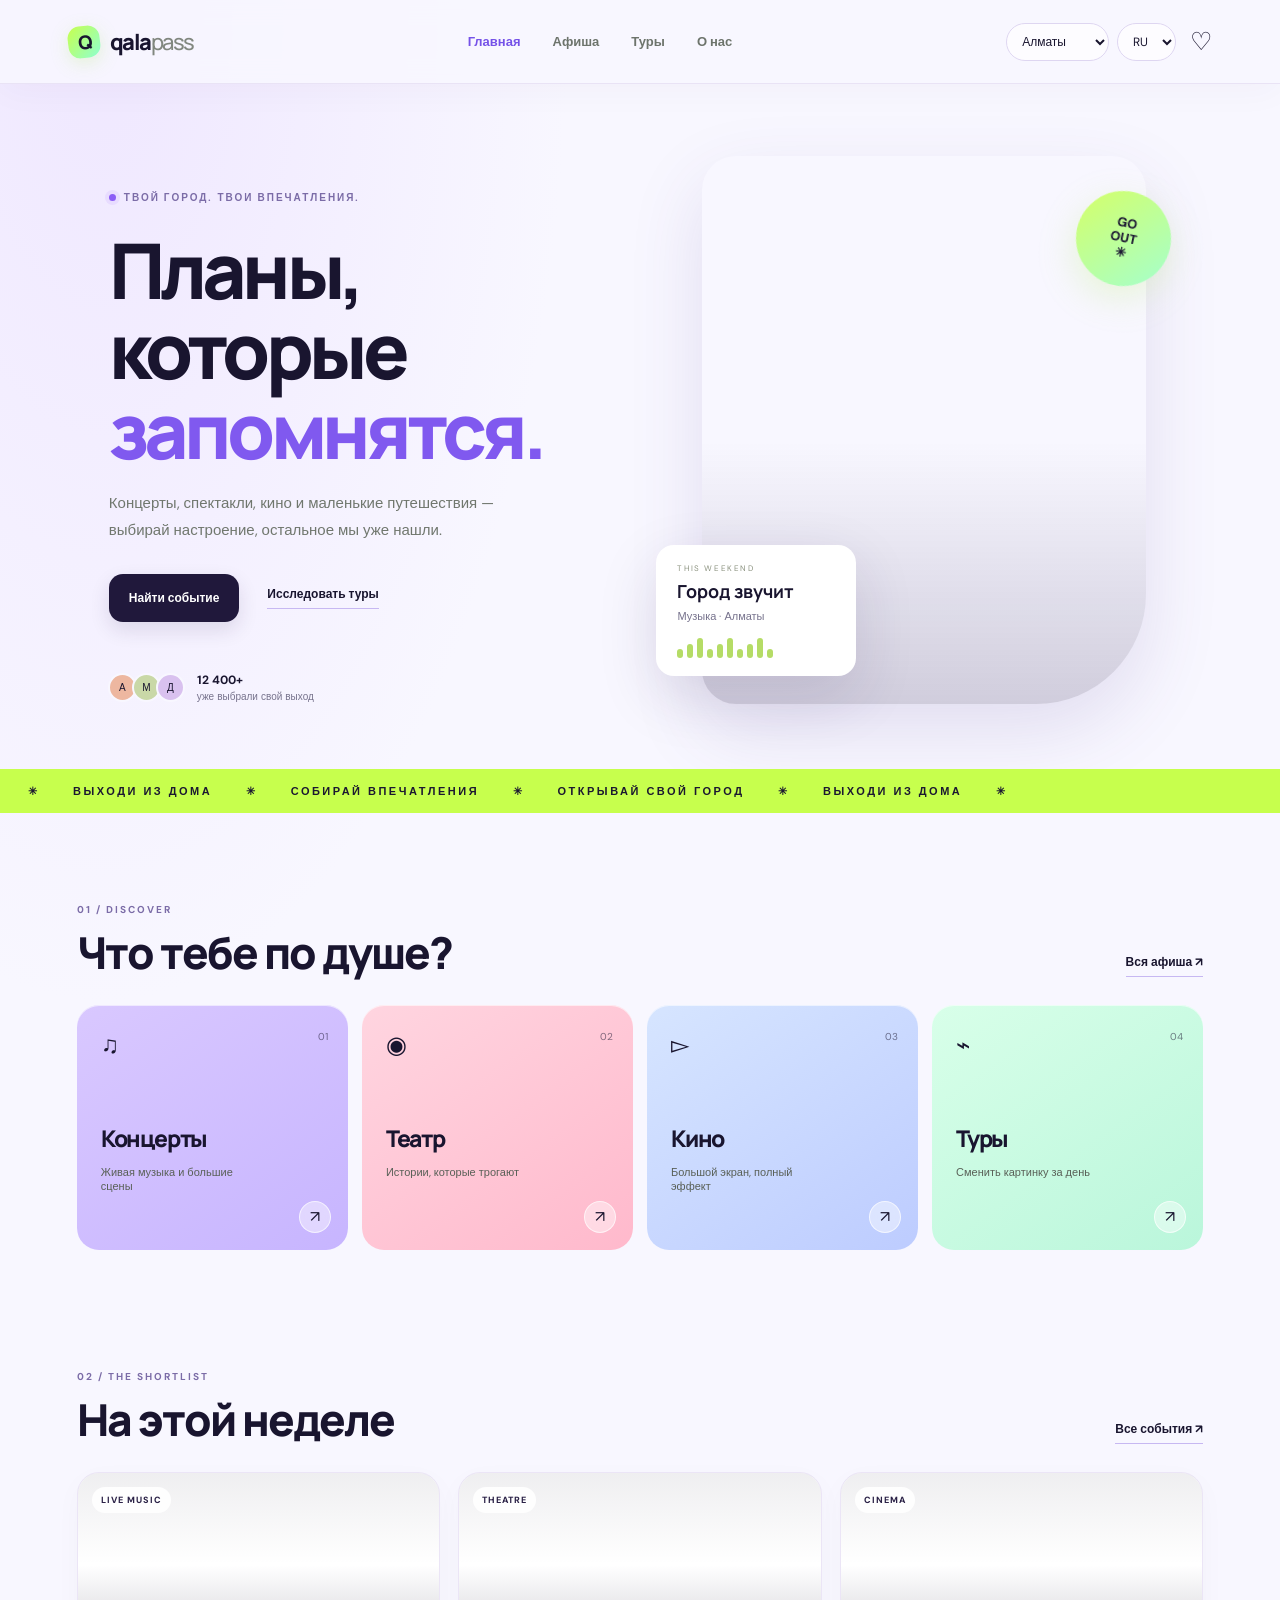
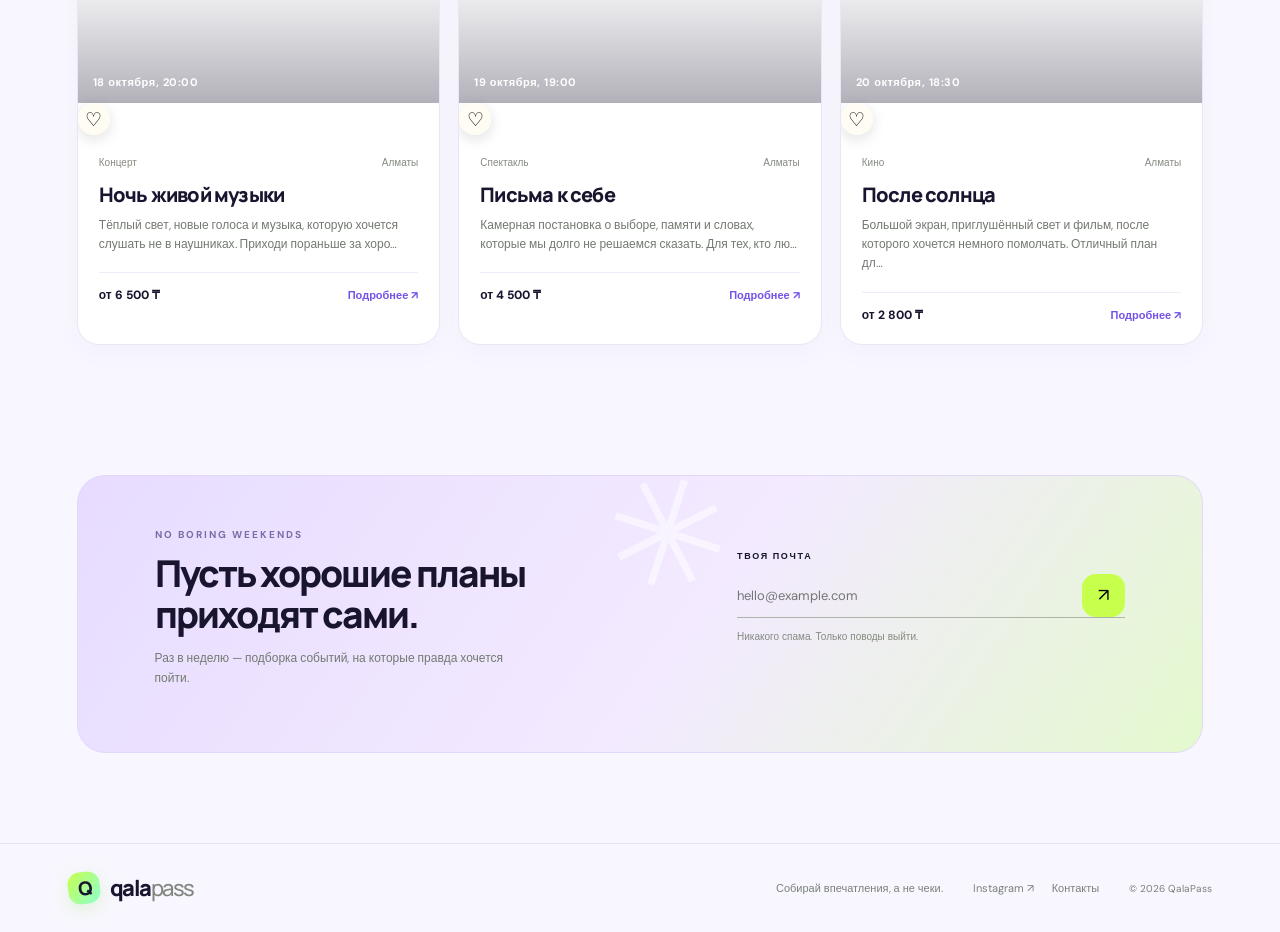
<file: index.html>
<!doctype html>
<html lang="ru">
<head>
  <meta charset="utf-8"><meta name="viewport" content="width=device-width, initial-scale=1">
  <title>QalaPass — куда сегодня?</title><link rel="stylesheet" href="styles.css">
</head>
<body>
<header class="site-header"><a class="brand" href="index.html"><span class="brand-mark">Q</span><span>qala<span class="brand-light">pass</span></span></a>
<nav class="main-nav"><a class="active" href="index.html" data-i18n="navHome">Главная</a><a href="events.html" data-i18n="navEvents">Афиша</a><a href="tours.html" data-i18n="navTours">Туры</a><a href="about.html" data-i18n="navAbout">О нас</a></nav>
<div class="header-tools"><select id="citySelect" aria-label="Город"><option>Алматы</option><option>Астана</option><option>Шымкент</option><option>Караганда</option></select><select id="langSelect" aria-label="Language"><option value="ru">RU</option><option value="kk">KZ</option><option value="en">EN</option></select><a class="icon-link" href="events.html#favorites" title="Избранное">♡</a></div><button class="menu-toggle" aria-label="Открыть меню">☰</button>
</header>
<main>
<section class="hero">
  <div class="hero-copy"><span class="eyebrow"><span class="live-dot"></span><span data-i18n="heroEyebrow">ТВОЙ ГОРОД. ТВОИ ВПЕЧАТЛЕНИЯ.</span></span>
  <h1 data-i18n="heroTitle">Планы, которые<br><em>запомнятся.</em></h1><p data-i18n="heroText">Концерты, спектакли, кино и маленькие путешествия — выбирай настроение, остальное мы уже нашли.</p>
  <div class="hero-actions"><a class="button button-dark" href="events.html" data-i18n="findEvent">Найти событие <span>↗</span></a><a class="text-link" href="tours.html" data-i18n="exploreTours">Исследовать туры <span>→</span></a></div>
  <div class="hero-note"><div class="avatar-stack"><span>А</span><span>М</span><span>Д</span></div><span><b>12 400+</b><br><small data-i18n="peopleNote">уже выбрали свой выход</small></span></div></div>
  <div class="hero-art"><div class="hero-photo"></div><div class="floating-card"><span class="tiny-label">THIS WEEKEND</span><b>Город звучит</b><span>Музыка · Алматы</span><div class="mini-bars"><i></i><i></i><i></i><i></i><i></i><i></i><i></i><i></i><i></i><i></i></div></div><div class="round-stamp">GO<br>OUT<br>✳</div></div>
</section>
<section class="ticker"><div><span>✳</span> ВЫХОДИ ИЗ ДОМА <span>✳</span> СОБИРАЙ ВПЕЧАТЛЕНИЯ <span>✳</span> ОТКРЫВАЙ СВОЙ ГОРОД <span>✳</span> ВЫХОДИ ИЗ ДОМА <span>✳</span></div></section>
<section class="section wrap"><div class="section-heading"><div><span class="eyebrow">01 / DISCOVER</span><h2 data-i18n="categoriesTitle">Что тебе по душе?</h2></div><a class="text-link" href="events.html" data-i18n="allCategories">Вся афиша ↗</a></div>
<div class="category-grid">
<a class="category-card cat-concert" href="events.html?type=concert"><span class="category-icon">♫</span><span class="cat-number">01</span><h3 data-i18n="concerts">Концерты</h3><p data-i18n="concertDesc">Живая музыка и большие сцены</p><span class="circle-arrow">↗</span></a>
<a class="category-card cat-theatre" href="events.html?type=theatre"><span class="category-icon">◉</span><span class="cat-number">02</span><h3 data-i18n="theatre">Театр</h3><p data-i18n="theatreDesc">Истории, которые трогают</p><span class="circle-arrow">↗</span></a>
<a class="category-card cat-cinema" href="events.html?type=cinema"><span class="category-icon">▻</span><span class="cat-number">03</span><h3 data-i18n="cinema">Кино</h3><p data-i18n="cinemaDesc">Большой экран, полный эффект</p><span class="circle-arrow">↗</span></a>
<a class="category-card cat-trips" href="tours.html"><span class="category-icon">⌁</span><span class="cat-number">04</span><h3 data-i18n="trips">Туры</h3><p data-i18n="tripsDesc">Сменить картинку за день</p><span class="circle-arrow">↗</span></a>
</div></section>
<section class="section wrap"><div class="section-heading"><div><span class="eyebrow">02 / THE SHORTLIST</span><h2 data-i18n="popularTitle">На этой неделе</h2></div><a class="text-link" href="events.html" data-i18n="viewAll">Все события ↗</a></div><div class="event-grid" id="homeEvents"></div></section>
<section class="newsletter wrap"><div><span class="eyebrow">NO BORING WEEKENDS</span><h2 data-i18n="newsletterTitle">Пусть хорошие планы<br>приходят сами.</h2><p data-i18n="newsletterText">Раз в неделю — подборка событий, на которые правда хочется пойти.</p></div><form id="newsletterForm"><label for="emailInput" data-i18n="emailLabel">ТВОЯ ПОЧТА</label><div class="email-row"><input id="emailInput" type="email" placeholder="hello@example.com" required><button type="submit" aria-label="Подписаться">↗</button></div><small data-i18n="privacy">Никакого спама. Только поводы выйти.</small><p class="form-message" id="newsletterMessage"></p></form></section>
</main><footer class="footer"><a class="brand" href="index.html"><span class="brand-mark">Q</span><span>qala<span class="brand-light">pass</span></span></a><span data-i18n="footerLine">Собирай впечатления, а не чеки.</span><div><a href="events.html">Instagram ↗</a><a href="about.html">Контакты</a></div><small>© 2026 QalaPass</small></footer>
<script src="app.js"></script></body></html>
</file>
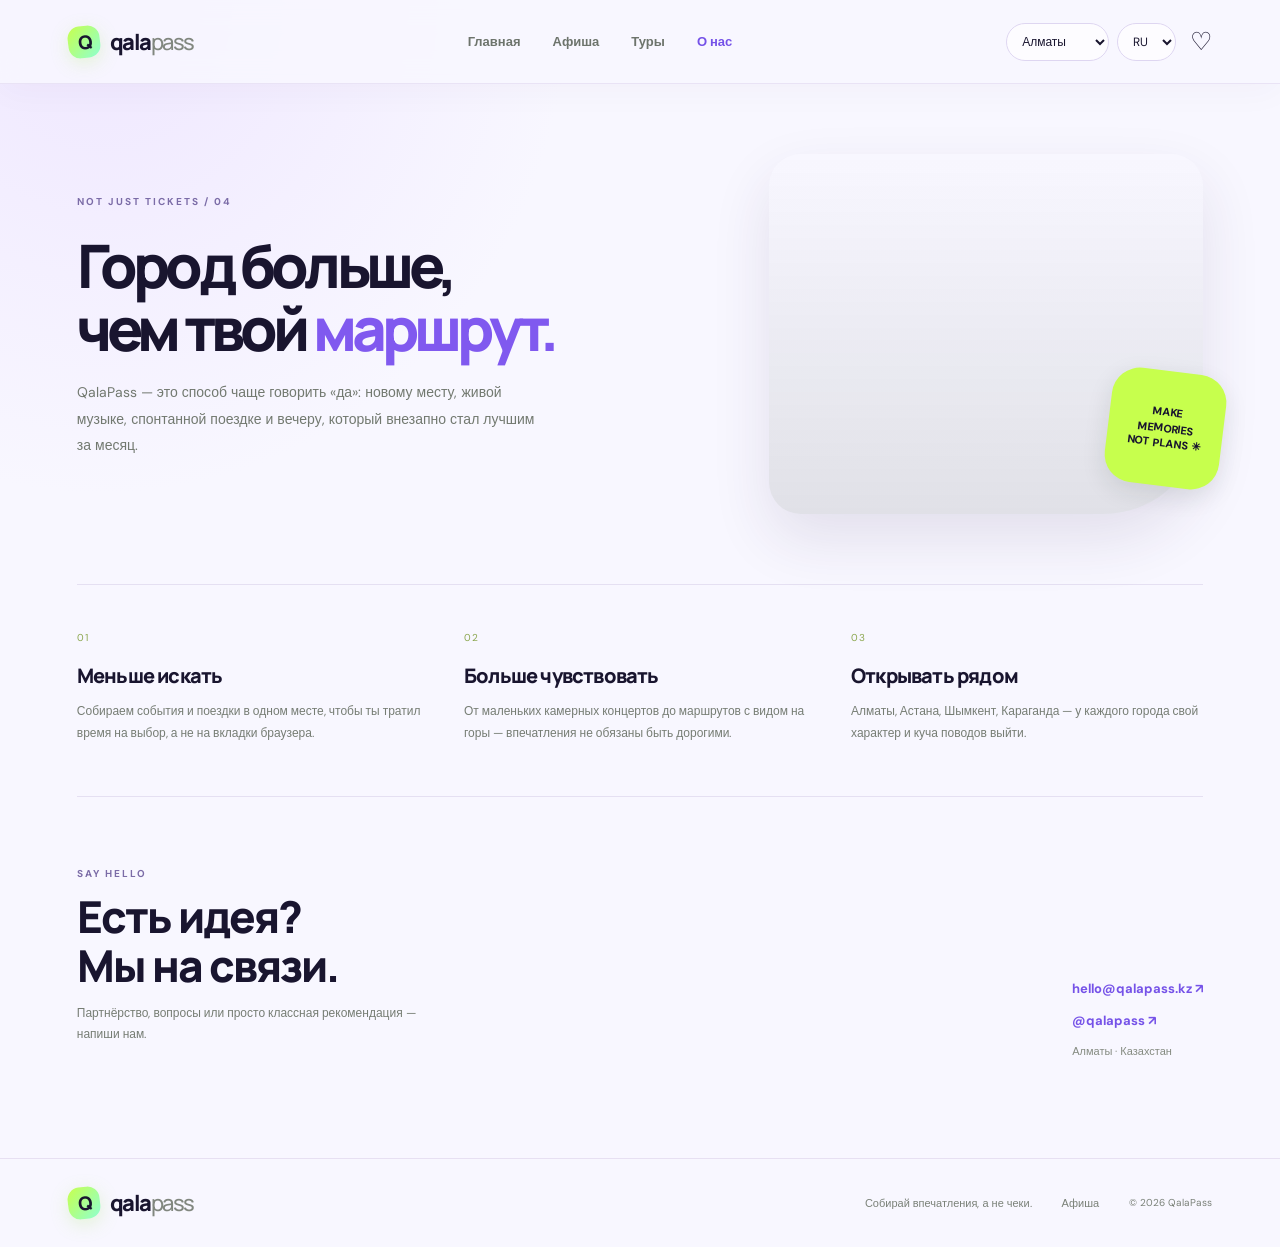
<file: about.html>
<!doctype html><html lang="ru"><head><meta charset="utf-8"><meta name="viewport" content="width=device-width, initial-scale=1"><title>О QalaPass</title><link rel="stylesheet" href="styles.css"></head><body>
<header class="site-header"><a class="brand" href="index.html"><span class="brand-mark">Q</span><span>qala<span class="brand-light">pass</span></span></a><nav class="main-nav"><a href="index.html">Главная</a><a href="events.html">Афиша</a><a href="tours.html">Туры</a><a class="active" href="about.html">О нас</a></nav><div class="header-tools"><select id="citySelect"><option>Алматы</option><option>Астана</option><option>Шымкент</option><option>Караганда</option></select><select id="langSelect"><option value="ru">RU</option><option value="kk">KZ</option><option value="en">EN</option></select><a class="icon-link" href="events.html#favorites">♡</a></div><button class="menu-toggle">☰</button></header>
<main class="wrap page-main about-main"><section class="about-hero"><div><span class="eyebrow">NOT JUST TICKETS / 04</span><h1>Город больше,<br>чем твой <em>маршрут.</em></h1><p>QalaPass — это способ чаще говорить «да»: новому месту, живой музыке, спонтанной поездке и вечеру, который внезапно стал лучшим за месяц.</p></div><div class="about-art"><div class="about-sticker">MAKE<br>MEMORIES<br>NOT PLANS ✳</div></div></section>
<section class="values-grid"><article><span>01</span><h3>Меньше искать</h3><p>Собираем события и поездки в одном месте, чтобы ты тратил время на выбор, а не на вкладки браузера.</p></article><article><span>02</span><h3>Больше чувствовать</h3><p>От маленьких камерных концертов до маршрутов с видом на горы — впечатления не обязаны быть дорогими.</p></article><article><span>03</span><h3>Открывать рядом</h3><p>Алматы, Астана, Шымкент, Караганда — у каждого города свой характер и куча поводов выйти.</p></article></section>
<section class="contact-band"><div><span class="eyebrow">SAY HELLO</span><h2>Есть идея?<br>Мы на связи.</h2><p>Партнёрство, вопросы или просто классная рекомендация — напиши нам.</p></div><div class="contact-details"><a href="mailto:hello@qalapass.kz">hello@qalapass.kz ↗</a><a href="https://instagram.com" target="_blank" rel="noreferrer">@qalapass ↗</a><span>Алматы · Казахстан</span></div></section></main>
<footer class="footer"><a class="brand" href="index.html"><span class="brand-mark">Q</span><span>qala<span class="brand-light">pass</span></span></a><span>Собирай впечатления, а не чеки.</span><div><a href="events.html">Афиша</a></div><small>© 2026 QalaPass</small></footer><script src="app.js"></script></body></html>
</file>
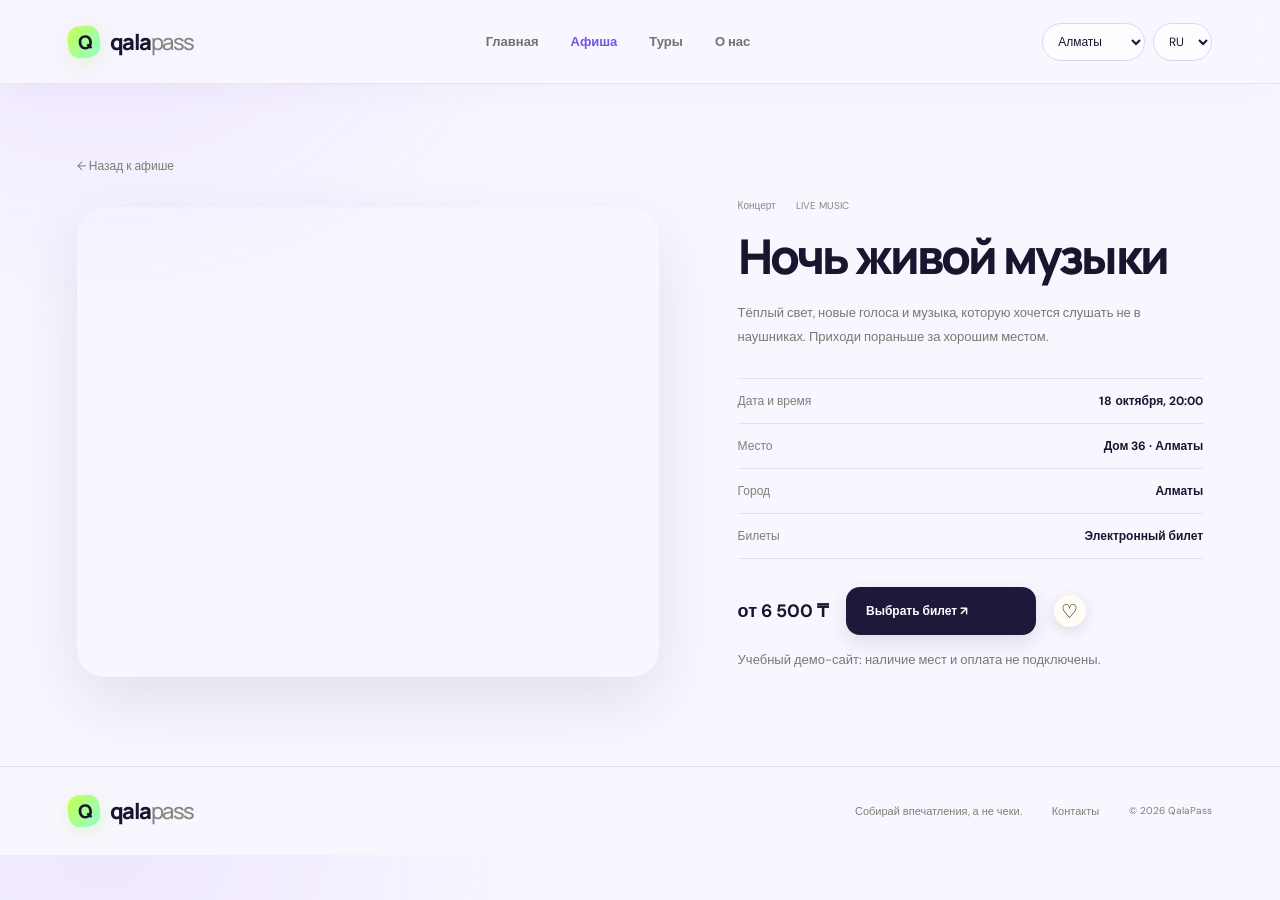
<file: event.html>
<!doctype html><html lang="ru"><head><meta charset="utf-8"><meta name="viewport" content="width=device-width, initial-scale=1"><title>Карточка события — QalaPass</title><link rel="stylesheet" href="styles.css"></head><body>
<header class="site-header"><a class="brand" href="index.html"><span class="brand-mark">Q</span><span>qala<span class="brand-light">pass</span></span></a><nav class="main-nav"><a href="index.html">Главная</a><a class="active" href="events.html">Афиша</a><a href="tours.html">Туры</a><a href="about.html">О нас</a></nav><div class="header-tools"><select id="citySelect"><option>Алматы</option><option>Астана</option><option>Шымкент</option><option>Караганда</option></select><select id="langSelect"><option value="ru">RU</option><option value="kk">KZ</option><option value="en">EN</option></select></div><button class="menu-toggle">☰</button></header>
<main class="wrap page-main detail-page"><a href="events.html" class="back-link">← Назад к афише</a><div id="eventDetail" class="detail-layout"></div></main><footer class="footer"><a class="brand" href="index.html"><span class="brand-mark">Q</span><span>qala<span class="brand-light">pass</span></span></a><span>Собирай впечатления, а не чеки.</span><div><a href="about.html">Контакты</a></div><small>© 2026 QalaPass</small></footer><div class="modal hidden" id="bookingModal"><div class="modal-backdrop"></div><div class="modal-box"><button class="modal-close">×</button><span class="eyebrow">YOUR NIGHT, SORTED</span><h2 id="modalTitle">Забронировать билет</h2><p id="modalDescription">Оставь контакты, и мы расскажем детали.</p><form id="bookingForm"><label>Имя<input name="name" required placeholder="Имя"></label><label>Телефон или e-mail<input name="contact" required placeholder="+7 … или почта"></label><label>Количество билетов<select name="people"><option>1 билет</option><option>2 билета</option><option>3 билета</option><option>4 билета</option></select></label><button class="button button-dark" type="submit">Оставить заявку ↗</button><small class="form-message" id="bookingMessage">Демо-форма: заявка никуда не отправляется.</small></form></div></div><script src="app.js"></script></body></html>
</file>
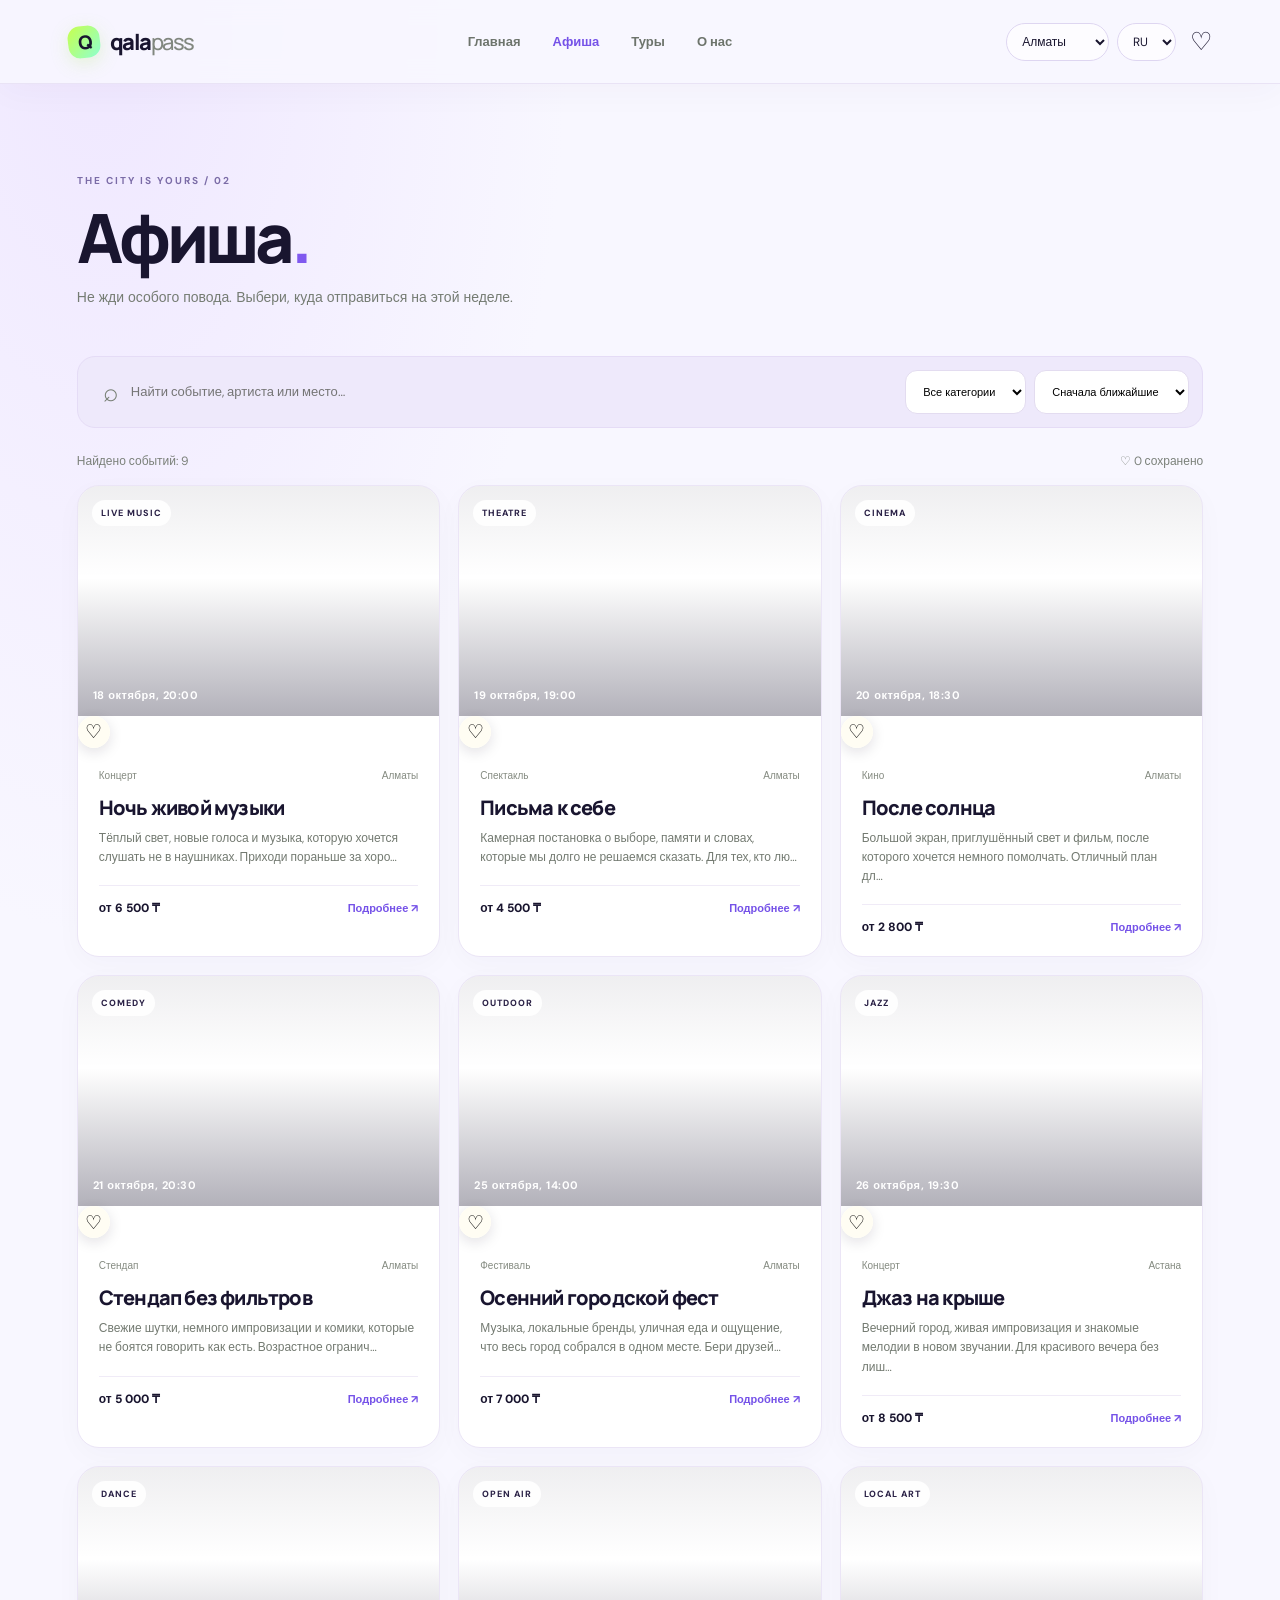
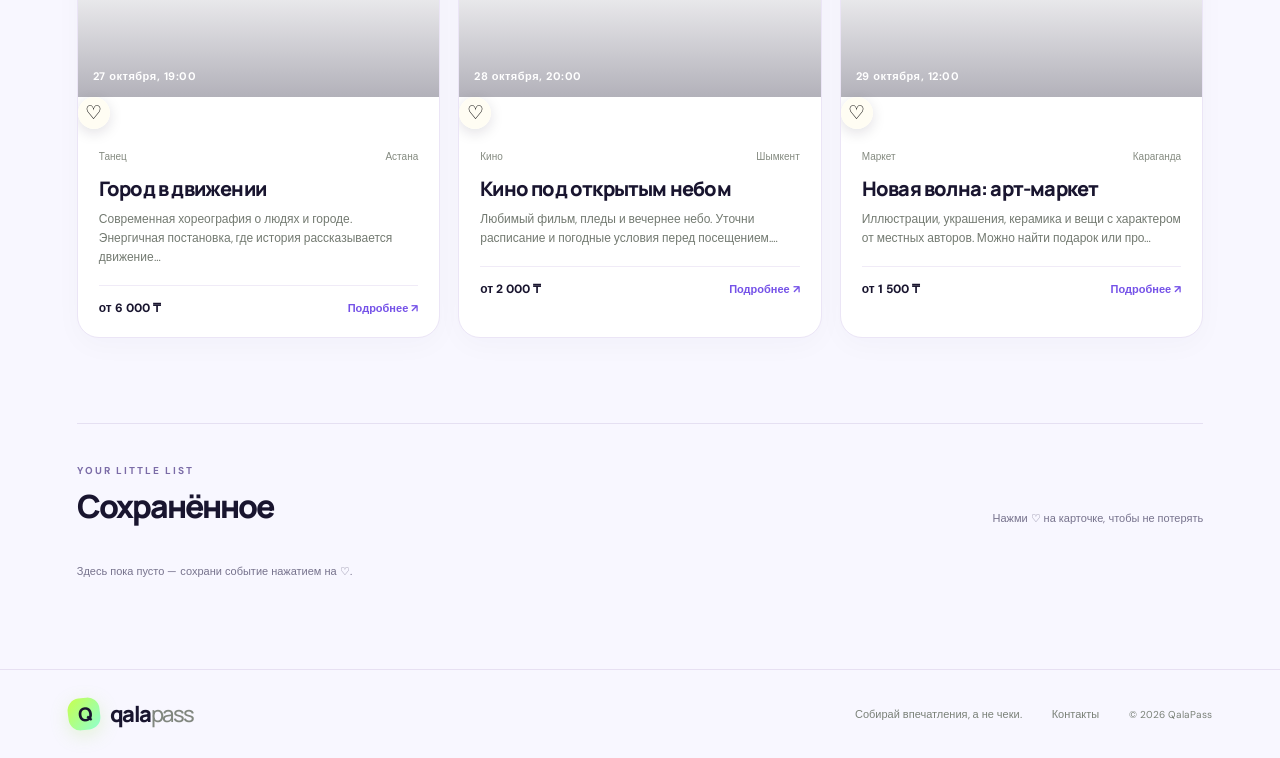
<file: events.html>
<!doctype html><html lang="ru"><head><meta charset="utf-8"><meta name="viewport" content="width=device-width, initial-scale=1"><title>Афиша — QalaPass</title><link rel="stylesheet" href="styles.css"></head><body>
<header class="site-header"><a class="brand" href="index.html"><span class="brand-mark">Q</span><span>qala<span class="brand-light">pass</span></span></a><nav class="main-nav"><a href="index.html" data-i18n="navHome">Главная</a><a class="active" href="events.html" data-i18n="navEvents">Афиша</a><a href="tours.html" data-i18n="navTours">Туры</a><a href="about.html" data-i18n="navAbout">О нас</a></nav><div class="header-tools"><select id="citySelect"><option>Алматы</option><option>Астана</option><option>Шымкент</option><option>Караганда</option></select><select id="langSelect"><option value="ru">RU</option><option value="kk">KZ</option><option value="en">EN</option></select><a class="icon-link" href="#favorites">♡</a></div><button class="menu-toggle">☰</button></header>
<main class="wrap page-main"><div class="page-intro"><span class="eyebrow">THE CITY IS YOURS / 02</span><h1>Афиша<span class="accent-dot">.</span></h1><p>Не жди особого повода. Выбери, куда отправиться на этой неделе.</p></div>
<div class="filter-panel"><label class="search-box"><span>⌕</span><input id="eventSearch" placeholder="Найти событие, артиста или место…"></label><div class="filter-controls"><select id="typeFilter"><option value="all">Все категории</option><option value="concert">Концерты</option><option value="theatre">Театр</option><option value="cinema">Кино</option><option value="comedy">Стендап</option><option value="festival">Фестивали</option></select><select id="sortFilter"><option value="date">Сначала ближайшие</option><option value="price">Сначала дешевле</option></select></div></div>
<div class="results-line"><span id="resultsCount">Подбираем события…</span><span>♡ <span id="favoritesCount">0</span> сохранено</span></div><div class="event-grid event-grid-wide" id="eventsList"></div><div class="empty-state hidden" id="emptyState"><span>☁</span><h3>Пока ничего не нашли</h3><p>Попробуй изменить запрос или категорию.</p><button class="button button-dark" id="resetFilters">Сбросить фильтры</button></div>
<section class="favorites-section" id="favorites"><div class="section-heading"><div><span class="eyebrow">YOUR LITTLE LIST</span><h2>Сохранённое</h2></div><span class="muted">Нажми ♡ на карточке, чтобы не потерять</span></div><div id="favoriteList" class="event-grid event-grid-wide"></div></section></main>
<footer class="footer"><a class="brand" href="index.html"><span class="brand-mark">Q</span><span>qala<span class="brand-light">pass</span></span></a><span>Собирай впечатления, а не чеки.</span><div><a href="about.html">Контакты</a></div><small>© 2026 QalaPass</small></footer><script src="app.js"></script></body></html>
</file>
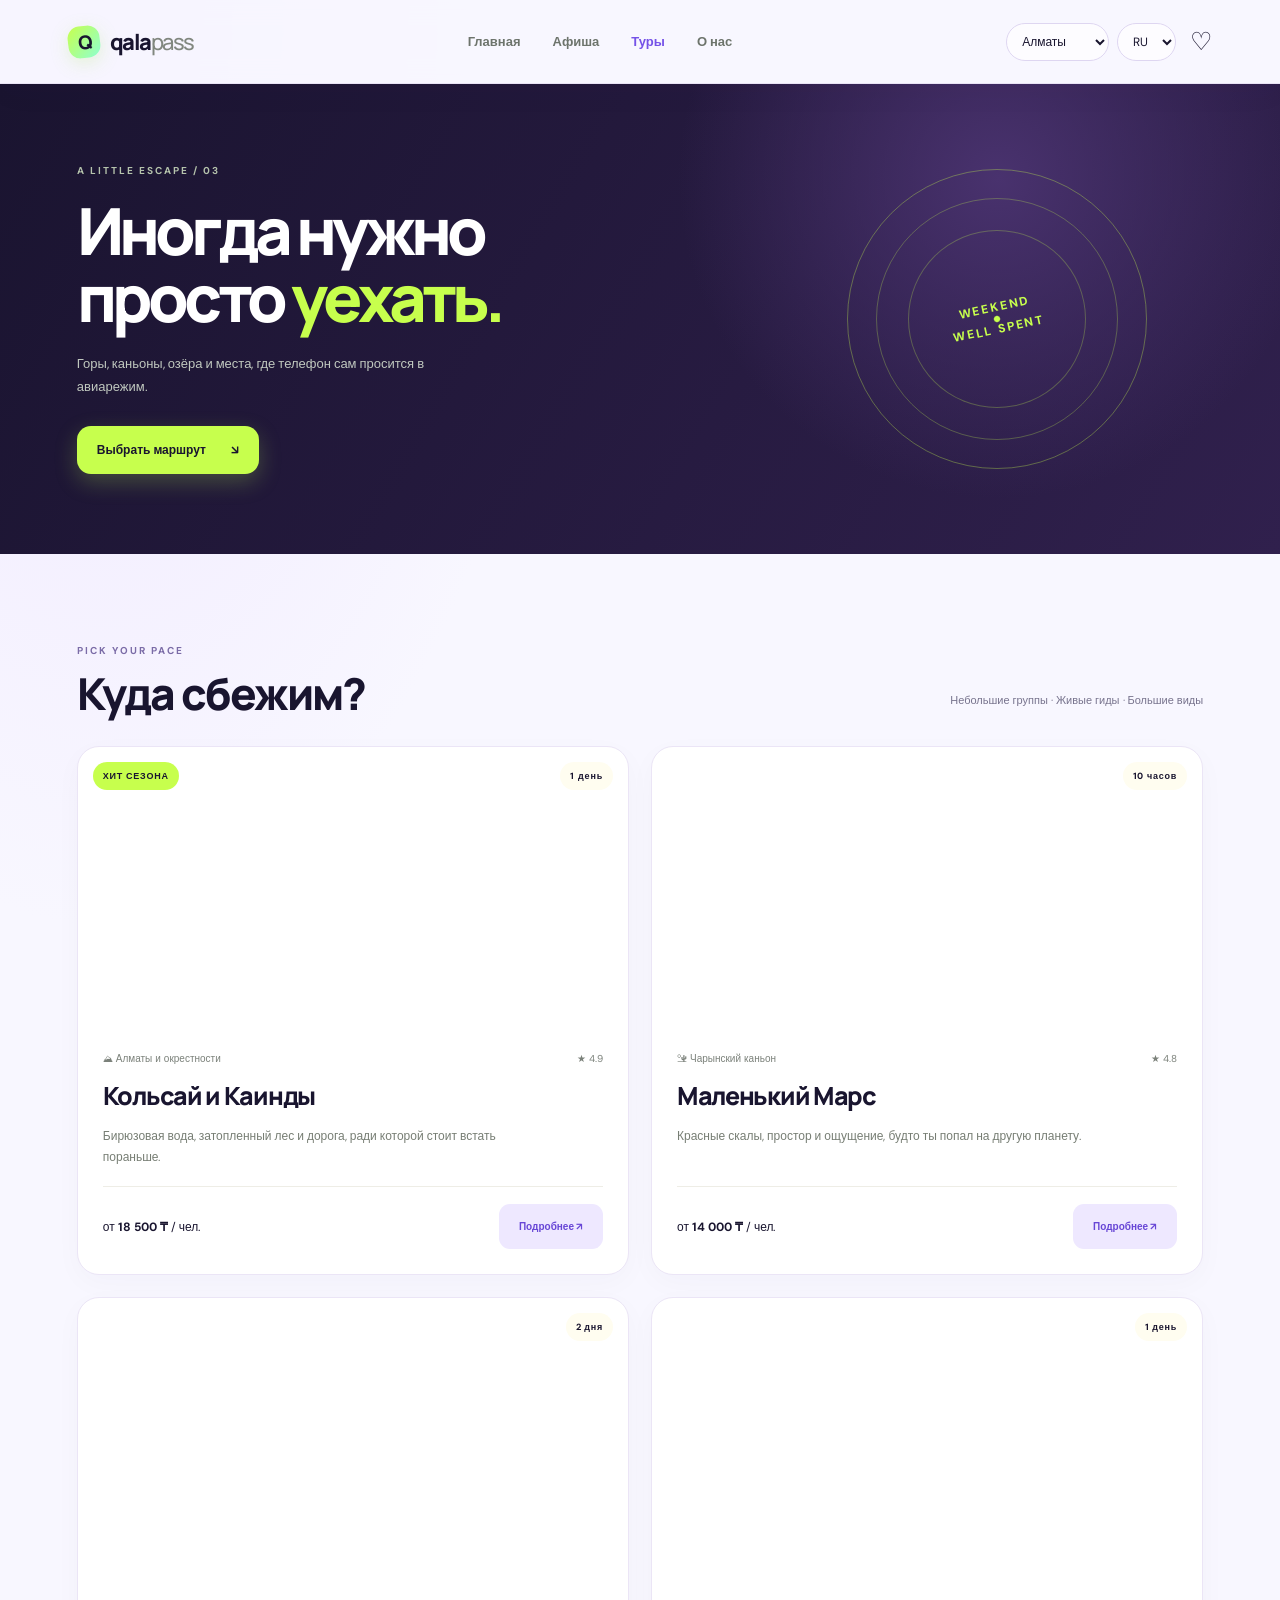
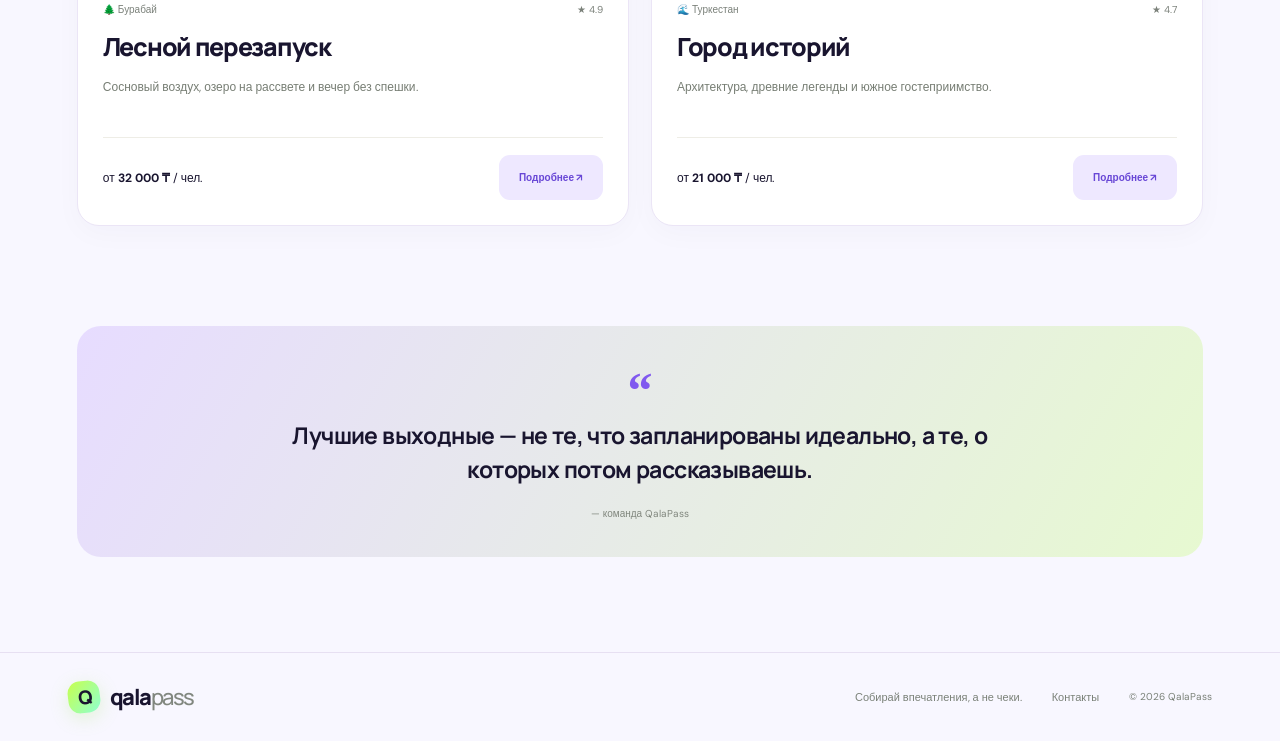
<file: tours.html>
<!doctype html><html lang="ru"><head><meta charset="utf-8"><meta name="viewport" content="width=device-width, initial-scale=1"><title>Туры и поездки — QalaPass</title><link rel="stylesheet" href="styles.css"></head><body>
<header class="site-header"><a class="brand" href="index.html"><span class="brand-mark">Q</span><span>qala<span class="brand-light">pass</span></span></a><nav class="main-nav"><a href="index.html">Главная</a><a href="events.html">Афиша</a><a class="active" href="tours.html">Туры</a><a href="about.html">О нас</a></nav><div class="header-tools"><select id="citySelect"><option>Алматы</option><option>Астана</option><option>Шымкент</option><option>Караганда</option></select><select id="langSelect"><option value="ru">RU</option><option value="kk">KZ</option><option value="en">EN</option></select><a class="icon-link" href="events.html#favorites">♡</a></div><button class="menu-toggle">☰</button></header>
<main><section class="tour-hero"><div class="wrap tour-hero-inner"><div><span class="eyebrow">A LITTLE ESCAPE / 03</span><h1>Иногда нужно<br>просто <em>уехать.</em></h1><p>Горы, каньоны, озёра и места, где телефон сам просится в авиарежим.</p><a class="button button-light" href="#tourCards">Выбрать маршрут <span>↘</span></a></div><div class="tour-orbit"><div class="orbit-label">WEEKEND<br>WELL SPENT</div></div></div></section>
<section class="wrap section" id="tourCards"><div class="section-heading"><div><span class="eyebrow">PICK YOUR PACE</span><h2>Куда сбежим?</h2></div><p class="section-side-note">Небольшие группы · Живые гиды · Большие виды</p></div><div class="tour-grid">
<article class="tour-card"><div class="tour-image tour-img-1"><span class="tour-tag">ХИТ СЕЗОНА</span><span class="tour-duration">1 день</span></div><div class="tour-info"><div class="tour-meta"><span>⛰ Алматы и окрестности</span><span>★ 4.9</span></div><h3>Кольсай и Каинды</h3><p>Бирюзовая вода, затопленный лес и дорога, ради которой стоит встать пораньше.</p><div class="tour-bottom"><span>от <b>18 500 ₸</b> / чел.</span><button class="button button-small book-tour" data-tour="Кольсай и Каинды">Подробнее ↗</button></div></div></article>
<article class="tour-card"><div class="tour-image tour-img-2"><span class="tour-duration">10 часов</span></div><div class="tour-info"><div class="tour-meta"><span>🏜 Чарынский каньон</span><span>★ 4.8</span></div><h3>Маленький Марс</h3><p>Красные скалы, простор и ощущение, будто ты попал на другую планету.</p><div class="tour-bottom"><span>от <b>14 000 ₸</b> / чел.</span><button class="button button-small book-tour" data-tour="Маленький Марс">Подробнее ↗</button></div></div></article>
<article class="tour-card"><div class="tour-image tour-img-3"><span class="tour-duration">2 дня</span></div><div class="tour-info"><div class="tour-meta"><span>🌲 Бурабай</span><span>★ 4.9</span></div><h3>Лесной перезапуск</h3><p>Сосновый воздух, озеро на рассвете и вечер без спешки.</p><div class="tour-bottom"><span>от <b>32 000 ₸</b> / чел.</span><button class="button button-small book-tour" data-tour="Лесной перезапуск">Подробнее ↗</button></div></div></article>
<article class="tour-card"><div class="tour-image tour-img-4"><span class="tour-duration">1 день</span></div><div class="tour-info"><div class="tour-meta"><span>🌊 Туркестан</span><span>★ 4.7</span></div><h3>Город историй</h3><p>Архитектура, древние легенды и южное гостеприимство.</p><div class="tour-bottom"><span>от <b>21 000 ₸</b> / чел.</span><button class="button button-small book-tour" data-tour="Город историй">Подробнее ↗</button></div></div></article>
</div></section><section class="tour-quote wrap"><span>“</span><p>Лучшие выходные — не те, что запланированы идеально, а те, о которых потом рассказываешь.</p><small>— команда QalaPass</small></section></main>
<footer class="footer"><a class="brand" href="index.html"><span class="brand-mark">Q</span><span>qala<span class="brand-light">pass</span></span></a><span>Собирай впечатления, а не чеки.</span><div><a href="about.html">Контакты</a></div><small>© 2026 QalaPass</small></footer><div class="modal hidden" id="bookingModal"><div class="modal-backdrop"></div><div class="modal-box"><button class="modal-close" aria-label="Закрыть">×</button><span class="eyebrow">LET'S MAKE A PLAN</span><h2 id="modalTitle">Твой следующий выход</h2><p id="modalDescription">Оставь контакты, и мы расскажем детали.</p><form id="bookingForm"><label>Как к тебе обращаться?<input name="name" required placeholder="Имя"></label><label>Телефон или e-mail<input name="contact" required placeholder="+7 … или почта"></label><label>Сколько человек?<select name="people"><option>1 человек</option><option>2 человека</option><option>3 человека</option><option>4+ человека</option></select></label><button class="button button-dark" type="submit">Отправить заявку ↗</button><small class="form-message" id="bookingMessage">Демо-форма: заявка никуда не отправляется.</small></form></div></div><script src="app.js"></script></body></html>
</file>
<file: styles.css>
@import url('https://fonts.googleapis.com/css2?family=DM+Sans:wght@400;500;600;700&family=Manrope:wght@400;500;600;700;800&display=swap');
:root{--ink:#1e2925;--paper:#f6f5ef;--green:#c9f36b;--muted:#7b817a;--line:#dedfd6;--orange:#ff7658}*{box-sizing:border-box}html{scroll-behavior:smooth}body{margin:0;background:var(--paper);color:var(--ink);font-family:'DM Sans',sans-serif}a{color:inherit;text-decoration:none}button,input,select{font:inherit}button,a,select{ -webkit-tap-highlight-color:transparent}.site-header{height:84px;padding:0 5.3%;display:flex;align-items:center;justify-content:space-between;gap:24px;border-bottom:1px solid #e7e7df;background:rgba(246,245,239,.94);position:sticky;top:0;z-index:20;backdrop-filter:blur(14px)}.brand{display:flex;align-items:center;gap:10px;font-family:Manrope,sans-serif;font-size:22px;font-weight:800;letter-spacing:-1.3px;white-space:nowrap}.brand-mark{width:32px;height:32px;border-radius:11px;background:var(--green);display:grid;place-items:center;font-size:19px;transform:rotate(-7deg)}.brand-light{font-weight:500;color:#81877f}.main-nav{display:flex;gap:32px;margin-left:auto;margin-right:auto}.main-nav a{font-size:13px;color:#6d746c;transition:.2s}.main-nav a:hover,.main-nav a.active{color:var(--ink);font-weight:700}.header-tools{display:flex;align-items:center;gap:8px}.header-tools select{border:1px solid var(--line);border-radius:30px;padding:9px 11px;background:transparent;font-size:12px;color:var(--ink);outline:none}.icon-link{font-size:25px;margin-left:6px}.menu-toggle{display:none;background:none;border:0;font-size:23px}.hero{min-height:590px;display:grid;grid-template-columns:1fr 1fr;padding:62px 8.5% 52px;gap:5%;overflow:hidden}.hero-copy{padding-top:35px}.eyebrow{font-size:10px;letter-spacing:2px;font-weight:700;color:#858b81;display:block}.live-dot{display:inline-block;width:7px;height:7px;background:#a5d849;border-radius:50%;margin-right:8px;box-shadow:0 0 0 4px #e6f4ce}.hero h1,.page-intro h1,.tour-hero h1,.about-hero h1{font:800 clamp(48px,6vw,78px)/1.04 Manrope,sans-serif;letter-spacing:-4px;margin:26px 0 20px}.hero h1 em,.tour-hero h1 em,.about-hero h1 em{font-style:normal;color:#8eaa51}.hero-copy>p{max-width:440px;line-height:1.8;color:#70776e;font-size:15px}.hero-actions{display:flex;align-items:center;gap:28px;margin-top:30px}.button{border:0;border-radius:5px;padding:15px 20px;display:inline-flex;align-items:center;gap:30px;justify-content:space-between;font-weight:700;font-size:12px;cursor:pointer;transition:transform .2s,background .2s}.button:hover{transform:translateY(-3px)}.button-dark{background:var(--ink);color:white}.button-dark:hover{background:#35463e}.button-light{background:var(--green);color:var(--ink)}.text-link{font-size:12px;font-weight:700;border-bottom:1px solid #b4b8ac;padding-bottom:6px}.hero-note{display:flex;align-items:center;gap:12px;margin-top:50px;font-size:12px}.hero-note small{color:var(--muted);font-size:10px}.avatar-stack{display:flex;padding-left:4px}.avatar-stack span{width:29px;height:29px;border:2px solid var(--paper);margin-left:-5px;border-radius:50%;display:grid;place-items:center;font-size:10px;background:#edb7a0}.avatar-stack span:nth-child(2){background:#c9d8a7}.avatar-stack span:nth-child(3){background:#d9c1ef}.hero-art{position:relative;min-height:450px}.hero-photo{position:absolute;inset:0 5% 0 7%;border-radius:48% 48% 8px 8px;background:linear-gradient(0deg,rgba(21,42,32,.15),transparent 45%),url('https://images.unsplash.com/photo-1516280440614-37939bbacd81?auto=format&fit=crop&w=1100&q=85') center/cover;animation:floatIn .9s ease-out both}.floating-card{position:absolute;left:-2%;bottom:28px;background:#fffdf7;border-radius:7px;padding:18px 21px;width:200px;box-shadow:0 15px 45px #1e29251c;display:flex;flex-direction:column;gap:6px;animation:float 5s ease-in-out infinite}.floating-card b{font:700 18px Manrope}.floating-card>span:last-of-type{font-size:11px;color:var(--muted)}.tiny-label{font-size:8px;letter-spacing:1.6px;color:#8b927f}.mini-bars{display:flex;align-items:end;gap:4px;height:22px;margin-top:7px}.mini-bars i{display:block;width:6px;background:#b5dc66;border-radius:4px;animation:equalize .8s ease-in-out infinite alternate}.mini-bars i:nth-child(3n){height:20px}.mini-bars i:nth-child(3n+1){height:9px;animation-delay:.3s}.mini-bars i:nth-child(3n+2){height:14px;animation-delay:.5s}.round-stamp{position:absolute;right:0;top:35px;background:var(--green);width:95px;height:95px;border-radius:50%;display:grid;place-content:center;text-align:center;font-size:13px;font-weight:800;line-height:1.15;transform:rotate(12deg);animation:spinSlow 24s linear infinite}.ticker{overflow:hidden;background:var(--green);padding:15px 0;font-size:11px;font-weight:800;letter-spacing:2px;white-space:nowrap}.ticker div{width:max-content;animation:marquee 28s linear infinite}.ticker span{padding:0 28px}.wrap{width:min(1160px,88%);margin:0 auto}.section{padding-top:90px;padding-bottom:30px}.section-heading{display:flex;align-items:end;justify-content:space-between;gap:20px;margin-bottom:28px}.section-heading h2,.newsletter h2,.contact-band h2{font:800 clamp(30px,4vw,44px)/1.12 Manrope,sans-serif;letter-spacing:-2px;margin:12px 0 0}.category-grid{display:grid;grid-template-columns:repeat(4,1fr);gap:14px}.category-card{min-height:245px;border-radius:8px;padding:22px;position:relative;overflow:hidden;transition:transform .25s}.category-card:hover{transform:translateY(-6px)}.cat-concert{background:#d3e6aa}.cat-theatre{background:#f1c8b5}.cat-cinema{background:#d5d2ed}.cat-trips{background:#c7dfe0}.category-icon{font-size:24px}.cat-number{position:absolute;right:20px;top:25px;font-size:10px;opacity:.55}.category-card h3{font:800 23px Manrope;letter-spacing:-1px;margin:62px 0 7px}.category-card p{font-size:11px;max-width:150px;color:#596057}.circle-arrow{position:absolute;right:17px;bottom:17px;width:32px;height:32px;border:1px solid #1e29254a;border-radius:50%;display:grid;place-items:center}.event-grid{display:grid;grid-template-columns:repeat(3,1fr);gap:18px}.event-card{background:#fffdf8;border:1px solid #ebeae2;border-radius:7px;overflow:hidden;min-width:0;transition:transform .2s,box-shadow .2s}.event-card:hover{transform:translateY(-4px);box-shadow:0 15px 30px #1e29250d}.event-image{height:215px;position:relative;background-size:cover;background-position:center;display:flex;align-items:flex-start;justify-content:space-between;padding:14px}.event-image:after{content:"";position:absolute;inset:0;background:linear-gradient(180deg,#1112,transparent 35%,#1113)}.event-type,.favorite-btn,.date-badge{z-index:1;position:relative}.event-type{font-size:9px;letter-spacing:1px;font-weight:800;background:#f9f8f0e8;border-radius:3px;padding:7px 9px;text-transform:uppercase}.favorite-btn{border:0;width:32px;height:32px;border-radius:50%;background:#fffdf2e8;font-size:19px;cursor:pointer}.favorite-btn.saved{background:var(--green);color:#1e2925}.date-badge{position:absolute;bottom:14px;left:15px;color:white;font-size:11px;font-weight:700;letter-spacing:.5px}.event-info{padding:18px}.event-meta{display:flex;justify-content:space-between;gap:10px;color:#858b81;font-size:10px}.event-info h3{font:800 19px Manrope;letter-spacing:-.6px;margin:12px 0 8px}.event-info p{font-size:12px;line-height:1.6;color:#737a71;min-height:38px;margin:0 0 18px}.event-bottom{display:flex;align-items:center;justify-content:space-between;border-top:1px solid #eeede6;padding-top:14px;font-size:12px}.event-price{font-weight:800}.event-bottom a{font-weight:700;font-size:11px}.newsletter{margin-top:100px;margin-bottom:90px;background:#e9eddf;border-radius:9px;padding:48px 6%;display:grid;grid-template-columns:1fr .8fr;align-items:center;gap:10%}.newsletter h2{font-size:37px}.newsletter p{font-size:12px;color:#737a71;line-height:1.7;max-width:360px}.newsletter form{display:flex;flex-direction:column;gap:12px}.newsletter label{font-size:9px;letter-spacing:1.7px;font-weight:800}.email-row{display:flex;border-bottom:1px solid #aeb4a7}.email-row input{border:0;outline:0;background:transparent;flex:1;min-width:0;padding:13px 0;font-size:13px}.email-row button{border:0;background:var(--green);width:43px;height:43px;border-radius:50%;font-size:18px;cursor:pointer}.newsletter form small{font-size:10px;color:#858b81}.footer{border-top:1px solid var(--line);padding:28px 5.3%;display:flex;align-items:center;gap:30px;font-size:11px;color:#7a8178}.footer .brand{color:var(--ink);margin-right:auto}.footer>div{display:flex;gap:18px}.footer small{font-size:10px}.page-main{padding-top:65px;padding-bottom:80px}.page-intro{padding:20px 0 36px}.page-intro h1{font-size:68px;margin:15px 0}.accent-dot{color:#91b64b}.page-intro p{font-size:14px;color:#757c73}.filter-panel{background:#eeeee6;border-radius:7px;padding:12px;display:flex;align-items:center;justify-content:space-between;gap:12px}.search-box{display:flex;align-items:center;gap:12px;padding:0 12px;flex:1}.search-box span{font-size:26px;color:#777f74}.search-box input{border:0;background:transparent;outline:0;width:100%;font-size:12px;padding:12px 0}.filter-controls{display:flex;gap:8px}.filter-controls select{background:#fffdf8;border:1px solid #e1e1d7;border-radius:4px;padding:12px;font-size:11px;outline:none}.results-line{display:flex;justify-content:space-between;font-size:11px;color:#7b817a;margin:25px 0 16px}.event-grid-wide{grid-template-columns:repeat(3,1fr)}.empty-state{text-align:center;padding:60px 15px}.empty-state>span{font-size:45px;color:#a2b76e}.empty-state h3{font:800 24px Manrope}.empty-state p{font-size:13px;color:var(--muted);margin-bottom:24px}.hidden{display:none!important}.favorites-section{border-top:1px solid var(--line);margin-top:85px;padding-top:40px}.favorites-section .section-heading h2{font-size:32px}.muted{font-size:11px;color:var(--muted)}.tour-hero{background:#243a31;color:white;overflow:hidden}.tour-hero-inner{min-height:450px;display:flex;align-items:center;justify-content:space-between;padding-top:55px;padding-bottom:55px}.tour-hero .eyebrow{color:#b5c3ac}.tour-hero h1{font-size:65px;margin:20px 0}.tour-hero h1 em{color:var(--green)}.tour-hero p{max-width:420px;color:#c0c8bf;font-size:13px;line-height:1.8;margin-bottom:28px}.tour-orbit{width:300px;height:300px;border:1px solid #91a18e66;border-radius:50%;display:grid;place-items:center;position:relative;margin-right:5%;animation:spinSlow 45s linear infinite}.tour-orbit:before,.tour-orbit:after{content:"";position:absolute;border:1px solid #91a18e55;border-radius:50%;inset:28px}.tour-orbit:after{inset:60px;background:radial-gradient(circle,#c9f36b 0 2%,transparent 3%);}.orbit-label{font-size:12px;letter-spacing:2px;line-height:1.8;text-align:center;font-weight:800;transform:rotate(-12deg);color:var(--green)}.section-side-note{font-size:11px;color:var(--muted)}.tour-grid{display:grid;grid-template-columns:repeat(2,1fr);gap:22px}.tour-card{background:#fffdf8;border-radius:7px;overflow:hidden;border:1px solid #ebeae2}.tour-image{height:260px;position:relative;background-size:cover;background-position:center}.tour-img-1{background-image:url('https://images.unsplash.com/photo-1500530855697-b586d89ba3ee?auto=format&fit=crop&w=1100&q=85')}.tour-img-2{background-image:url('https://images.unsplash.com/photo-1464822759023-fed622ff2c3b?auto=format&fit=crop&w=1100&q=85')}.tour-img-3{background-image:url('https://images.unsplash.com/photo-1448375240586-882707db888b?auto=format&fit=crop&w=1100&q=85')}.tour-img-4{background-image:url('https://images.unsplash.com/photo-1519608487953-e999c86e7455?auto=format&fit=crop&w=1100&q=85')}.tour-tag,.tour-duration{position:absolute;top:15px;left:15px;background:var(--green);padding:8px 10px;font-size:9px;font-weight:800;letter-spacing:.8px;border-radius:3px}.tour-duration{left:auto;right:15px;background:#fffdf0}.tour-info{padding:22px}.tour-meta{display:flex;justify-content:space-between;color:#7b817a;font-size:10px}.tour-info h3{font:800 25px Manrope;letter-spacing:-1px;margin:13px 0}.tour-info p{font-size:12px;line-height:1.7;color:#777e74;max-width:450px;min-height:42px}.tour-bottom{display:flex;justify-content:space-between;align-items:center;border-top:1px solid #eeede6;padding-top:17px;margin-top:18px;font-size:12px}.button-small{background:#edf0e7;padding:11px 13px;gap:14px;font-size:10px}.tour-quote{margin:70px auto 95px;background:#e7eadf;padding:35px 8%;border-radius:7px;text-align:center}.tour-quote>span{font:800 50px Georgia;color:#8da85c}.tour-quote p{font:700 23px/1.45 Manrope;max-width:700px;margin:0 auto 15px;letter-spacing:-.6px}.tour-quote small{font-size:10px;color:#81877e}.about-main{padding-top:80px}.about-hero{display:grid;grid-template-columns:1fr .75fr;gap:10%;align-items:center;padding-bottom:70px}.about-hero h1{font-size:60px}.about-hero p{font-size:14px;line-height:1.9;color:#727970;max-width:470px}.about-art{height:360px;border-radius:50% 50% 8px 8px;background:linear-gradient(0deg,#1e29251c,#1e292500),url('https://images.unsplash.com/photo-1519501025264-65ba15a82390?auto=format&fit=crop&w=900&q=85') center/cover;position:relative}.about-sticker{position:absolute;right:-20px;bottom:28px;background:var(--green);border-radius:50%;width:115px;height:115px;display:grid;place-content:center;text-align:center;font-size:11px;line-height:1.4;font-weight:800;transform:rotate(10deg);box-shadow:0 8px 25px #1e29251c}.values-grid{border-top:1px solid var(--line);border-bottom:1px solid var(--line);display:grid;grid-template-columns:repeat(3,1fr);gap:35px;padding:40px 0}.values-grid article>span{font-size:10px;color:#8ba64e;letter-spacing:1px}.values-grid h3{font:800 20px Manrope;letter-spacing:-.5px;margin:16px 0 10px}.values-grid p{font-size:12px;line-height:1.8;color:#767d74}.contact-band{display:flex;justify-content:space-between;align-items:end;padding:70px 0 20px}.contact-band h2{font-size:44px}.contact-band p{font-size:12px;color:#767d74;line-height:1.8;max-width:350px}.contact-details{display:flex;flex-direction:column;gap:15px;font-size:13px;font-weight:700}.contact-details span{font-size:11px;color:#858b81;font-weight:400}.back-link{display:inline-block;font-size:12px;color:#777e74;margin-bottom:25px}.detail-layout{display:grid;grid-template-columns:1fr .8fr;gap:7%;align-items:center}.detail-poster{min-height:470px;border-radius:8px;background-size:cover;background-position:center;position:relative}.detail-copy .event-meta{justify-content:flex-start;gap:20px}.detail-copy h1{font:800 48px/1.1 Manrope;letter-spacing:-2px;margin:18px 0}.detail-copy p{font-size:13px;line-height:1.9;color:#747b72}.detail-facts{margin:28px 0;border-top:1px solid var(--line)}.detail-facts div{display:flex;justify-content:space-between;gap:20px;padding:14px 0;border-bottom:1px solid var(--line);font-size:12px}.detail-facts span{color:#7a8178}.detail-actions{display:flex;align-items:center;gap:18px}.detail-actions strong{font-size:18px}.modal{position:fixed;inset:0;z-index:60;display:grid;place-items:center;padding:20px}.modal-backdrop{position:absolute;inset:0;background:#111b18b8;backdrop-filter:blur(5px)}.modal-box{position:relative;background:var(--paper);border-radius:9px;padding:35px;width:min(440px,100%);max-height:90vh;overflow:auto;animation:modalIn .25s ease-out}.modal-close{position:absolute;right:20px;top:15px;border:0;background:transparent;font-size:28px;cursor:pointer}.modal-box h2{font:800 28px Manrope;letter-spacing:-1px;margin:18px 0 8px}.modal-box>p{font-size:12px;color:var(--muted);line-height:1.7}.modal-box form{display:flex;flex-direction:column;gap:15px;margin-top:25px}.modal-box label{font-size:11px;font-weight:700;display:flex;flex-direction:column;gap:7px}.modal-box input,.modal-box select{padding:12px;border:1px solid var(--line);border-radius:4px;background:#fffdf8;outline:none;font-size:12px}.modal-box form .button{margin-top:5px}.form-message{font-size:10px;color:#777e74;line-height:1.6}.modal-box .form-message{margin:0}.detail-page{min-height:70vh}
@keyframes marquee{to{transform:translateX(-50%)}}@keyframes float{0%,100%{transform:translateY(0)}50%{transform:translateY(-9px)}}@keyframes equalize{to{transform:scaleY(.45);transform-origin:bottom}}@keyframes spinSlow{to{transform:rotate(372deg)}}@keyframes floatIn{from{opacity:0;transform:translateY(18px) scale(.98)}to{opacity:1;transform:none}}@keyframes modalIn{from{opacity:0;transform:translateY(15px) scale(.98)}to{opacity:1;transform:none}}
@media(max-width:900px){.site-header{padding:0 4%;gap:12px}.main-nav{gap:16px}.header-tools select:first-child{max-width:105px}.hero{padding-left:6%;padding-right:6%;gap:2%}.hero-art{min-height:390px}.category-grid{grid-template-columns:repeat(2,1fr)}.event-grid,.event-grid-wide{grid-template-columns:repeat(2,1fr)}.category-card{min-height:210px}.category-card h3{margin-top:42px}.wrap{width:90%}.tour-orbit{width:230px;height:230px;margin-right:0}.tour-hero h1{font-size:54px}}
@media(max-width:650px){.site-header{height:70px}.main-nav{display:none;position:absolute;top:69px;left:0;right:0;background:var(--paper);padding:20px 6%;border-bottom:1px solid var(--line);flex-direction:column;gap:18px}.main-nav.open{display:flex}.menu-toggle{display:block}.header-tools{margin-left:auto}.header-tools select:first-child{width:93px;font-size:10px;padding:8px}.header-tools select:nth-child(2){padding:8px}.icon-link{display:none}.hero{display:flex;flex-direction:column;padding:38px 6% 30px;gap:30px}.hero-copy{padding-top:0}.hero h1{font-size:54px;letter-spacing:-3px}.hero-art{min-height:360px;margin:0 3%}.hero-photo{inset:0 6%}.round-stamp{width:76px;height:76px;font-size:10px}.floating-card{width:175px;left:-3%;bottom:18px;padding:14px}.hero-note{margin-top:30px}.section{padding-top:60px}.section-heading{align-items:start}.section-heading h2{font-size:31px}.category-grid{gap:10px}.category-card{padding:16px;min-height:185px}.category-card h3{font-size:20px;margin-top:38px}.category-card p{font-size:10px}.circle-arrow{width:27px;height:27px;right:10px;bottom:10px}.event-grid,.event-grid-wide{grid-template-columns:1fr}.event-image{height:230px}.newsletter{grid-template-columns:1fr;padding:32px 7%;margin-top:60px;margin-bottom:55px;gap:20px}.newsletter h2{font-size:32px}.footer{flex-wrap:wrap;gap:15px;padding:25px 6%}.footer .brand{width:100%}.footer>span{width:100%}.page-main{padding-top:40px}.page-intro h1{font-size:54px}.filter-panel{flex-direction:column;align-items:stretch}.filter-controls select{min-width:0;flex:1;width:50%}.results-line{font-size:10px}.tour-hero-inner{display:block;padding-top:50px;padding-bottom:55px}.tour-hero h1{font-size:51px}.tour-orbit{width:180px;height:180px;margin:30px auto 0}.tour-orbit:before{inset:20px}.tour-orbit:after{inset:40px}.tour-grid{grid-template-columns:1fr}.tour-image{height:230px}.section-side-note{display:none}.tour-quote{margin:45px auto 60px;padding:28px 7%}.tour-quote p{font-size:19px}.about-main{padding-top:45px}.about-hero{grid-template-columns:1fr;gap:28px;padding-bottom:45px}.about-hero h1{font-size:49px;letter-spacing:-3px}.about-art{height:300px;margin:0 8% 0 0}.values-grid{grid-template-columns:1fr;gap:15px;padding:28px 0}.values-grid article{padding-bottom:15px}.values-grid h3{margin:8px 0}.contact-band{display:block;padding:45px 0 10px}.contact-band h2{font-size:38px}.contact-details{margin-top:30px}.detail-layout{grid-template-columns:1fr;gap:28px}.detail-poster{min-height:340px}.detail-copy h1{font-size:38px}.modal-box{padding:28px 22px}.floating-card{animation:none}}

/* QalaPass — refreshed youthful visual direction */
:root{--ink:#19152f;--paper:#f8f7ff;--green:#c7ff4d;--muted:#77738d;--line:#e5e0f2;--orange:#ff6f91}
body{background:radial-gradient(ellipse at 8% 0%,#efe7ff 0,transparent 28%),var(--paper);color:var(--ink)}
.site-header{background:rgba(248,247,255,.86);border-bottom:1px solid #e9e3f5;box-shadow:0 8px 35px #30205008}
.brand{letter-spacing:-1.5px}.brand-mark{background:linear-gradient(135deg,#c7ff4d,#8effd0);border-radius:12px;box-shadow:0 5px 18px #a6e85b40}
.main-nav a{font-size:13px;font-weight:600}.main-nav a:hover,.main-nav a.active{color:#7552e8}
.header-tools select{border-color:#ded6f1;background:#fff9}
.hero{padding-top:72px;padding-bottom:65px}.hero h1,.page-intro h1,.tour-hero h1,.about-hero h1{letter-spacing:-4.8px}.hero h1 em,.about-hero h1 em{color:#8059ef}.eyebrow{color:#7b6ca7}.live-dot{background:#8b5cf6;box-shadow:0 0 0 4px #e8dcff}
.hero-photo{border-radius:34px 34px 110px 34px;background-image:linear-gradient(0deg,rgba(28,15,63,.18),transparent 48%),url('https://images.unsplash.com/photo-1492684223066-81342ee5ff30?auto=format&fit=crop&w=1100&q=85');box-shadow:0 28px 75px #533e8d22}
.floating-card{border-radius:18px;background:#fff;box-shadow:0 20px 60px #30205022}.round-stamp{background:linear-gradient(135deg,#d5ff67,#a4ffce);color:#1c1832;box-shadow:0 12px 35px #b8ec6240}
.button{border-radius:14px;padding:16px 20px;gap:25px}.button-dark{background:#20183b;color:#fff;box-shadow:0 8px 20px #261b4a1f}.button-dark:hover{background:#7552e8}.button-light{background:var(--green);box-shadow:0 8px 22px #b2ed5140}.text-link{border-color:#c7b8f2}
.ticker{background:#c7ff4d;color:#1b1830;letter-spacing:2.5px}
.category-card{border-radius:22px;padding:24px;box-shadow:inset 0 1px #ffffff9c;transition:transform .25s,box-shadow .25s}.category-card:hover{box-shadow:0 18px 38px #30205015}.cat-concert{background:linear-gradient(145deg,#d9c8ff,#c7b5ff)}.cat-theatre{background:linear-gradient(145deg,#ffd5e0,#ffb9cc)}.cat-cinema{background:linear-gradient(145deg,#d6e5ff,#bdccff)}.cat-trips{background:linear-gradient(145deg,#d8ffe9,#baf6db)}.category-card h3{letter-spacing:-1.2px}.circle-arrow{border-radius:50%;background:#ffffff70;border-color:#ffffffa8;backdrop-filter:blur(6px)}
.event-card,.tour-card{border:1px solid #ebe5f6;border-radius:22px;background:#fff;box-shadow:0 8px 28px #32205107;transition:transform .25s,box-shadow .25s}.event-card:hover,.tour-card:hover{transform:translateY(-7px);box-shadow:0 22px 50px #32205117}.event-image{height:230px}.event-image:after{background:linear-gradient(180deg,#19152f12,transparent 40%,#19152f55)}.event-type{border-radius:30px;background:#ffffffed;color:#2a2146}.favorite-btn{box-shadow:0 4px 14px #17102a20}.favorite-btn.saved{background:#c7ff4d}.event-info{padding:21px}.event-info h3{font-size:20px;letter-spacing:-.8px}.event-bottom{border-color:#f0ebf7}.event-bottom a{color:#7552e8}
.newsletter{background:linear-gradient(125deg,#e7dcff,#f3eaff 55%,#e4f9ce);border:1px solid #e3d7fa;border-radius:28px;padding:52px 6%;position:relative;overflow:hidden}.newsletter:after{content:'✳';position:absolute;right:42%;top:-38px;font-size:150px;color:#ffffff80;transform:rotate(18deg);pointer-events:none}.newsletter form{position:relative;z-index:1}.email-row button{border-radius:14px;background:#c7ff4d}.footer{border-color:#e7e0f2}
.page-main{padding-top:70px}.page-intro h1{letter-spacing:-4px}.accent-dot{color:#8059ef}.filter-panel{background:#eee9fb;border:1px solid #e5dcf6;border-radius:18px;padding:13px}.search-box input{font-size:13px}.filter-controls select{border-radius:12px;border-color:#e3dcf0;background:#fff;padding:13px}.results-line{font-size:12px}.tour-hero{background:radial-gradient(circle at 78% 20%,#49326e 0,transparent 30%),linear-gradient(120deg,#1a1430,#30204d);position:relative}.tour-hero-inner{min-height:470px}.tour-hero h1 em{color:#c7ff4d}.tour-orbit{border-color:#c8ff4d55}.tour-orbit:before,.tour-orbit:after{border-color:#c8ff4d45}.tour-orbit:after{background:radial-gradient(circle,#c7ff4d 0 2%,transparent 3%)}.tour-tag{border-radius:30px}.tour-duration{border-radius:30px}.tour-image{height:280px}.tour-info{padding:25px}.tour-info h3{letter-spacing:-1.3px}.button-small{border-radius:11px;background:#eee8ff;color:#6847d6}.tour-quote{border-radius:24px;background:linear-gradient(120deg,#e7dcff,#e7f9d1)}.tour-quote>span{color:#8059ef}
.about-art{border-radius:32px 32px 100px 32px;box-shadow:0 25px 60px #3520521c}.about-sticker{background:#c7ff4d;border-radius:28px;transform:rotate(7deg)}.values-grid h3{letter-spacing:-.8px}.contact-details{color:#7552e8}
.detail-poster{border-radius:28px;box-shadow:0 24px 65px #3020501c}.detail-copy h1{letter-spacing:-2.8px}.detail-actions .button{min-width:190px}.modal-box{border:1px solid #eee6fb;border-radius:24px;box-shadow:0 30px 90px #160b3540}.modal-box input,.modal-box select{border-radius:12px;border-color:#e2d9f2}.modal-close{width:34px;height:34px;border-radius:50%;background:#eee8fb;color:#5c438e;font-size:24px;line-height:1}
@keyframes floatIn{from{opacity:0;transform:translateY(24px) scale(.97)}to{opacity:1;transform:none}}
@media(max-width:650px){.hero{padding-top:42px}.hero h1{letter-spacing:-3.5px}.hero-photo{border-radius:28px 28px 75px 28px}.category-card{border-radius:18px}.event-card,.tour-card{border-radius:19px}.newsletter{border-radius:22px}.newsletter:after{right:0;top:8px;font-size:100px}.page-main{padding-top:42px}.page-intro h1{letter-spacing:-3.5px}.tour-hero{background:linear-gradient(145deg,#1a1430,#30204d)}.tour-image{height:235px}.about-art{border-radius:28px 28px 75px 28px}.detail-poster{border-radius:22px}}
@media(prefers-reduced-motion:reduce){*,*::before,*::after{animation-duration:.01ms!important;animation-iteration-count:1!important;scroll-behavior:auto!important;transition-duration:.01ms!important}}
</file>
